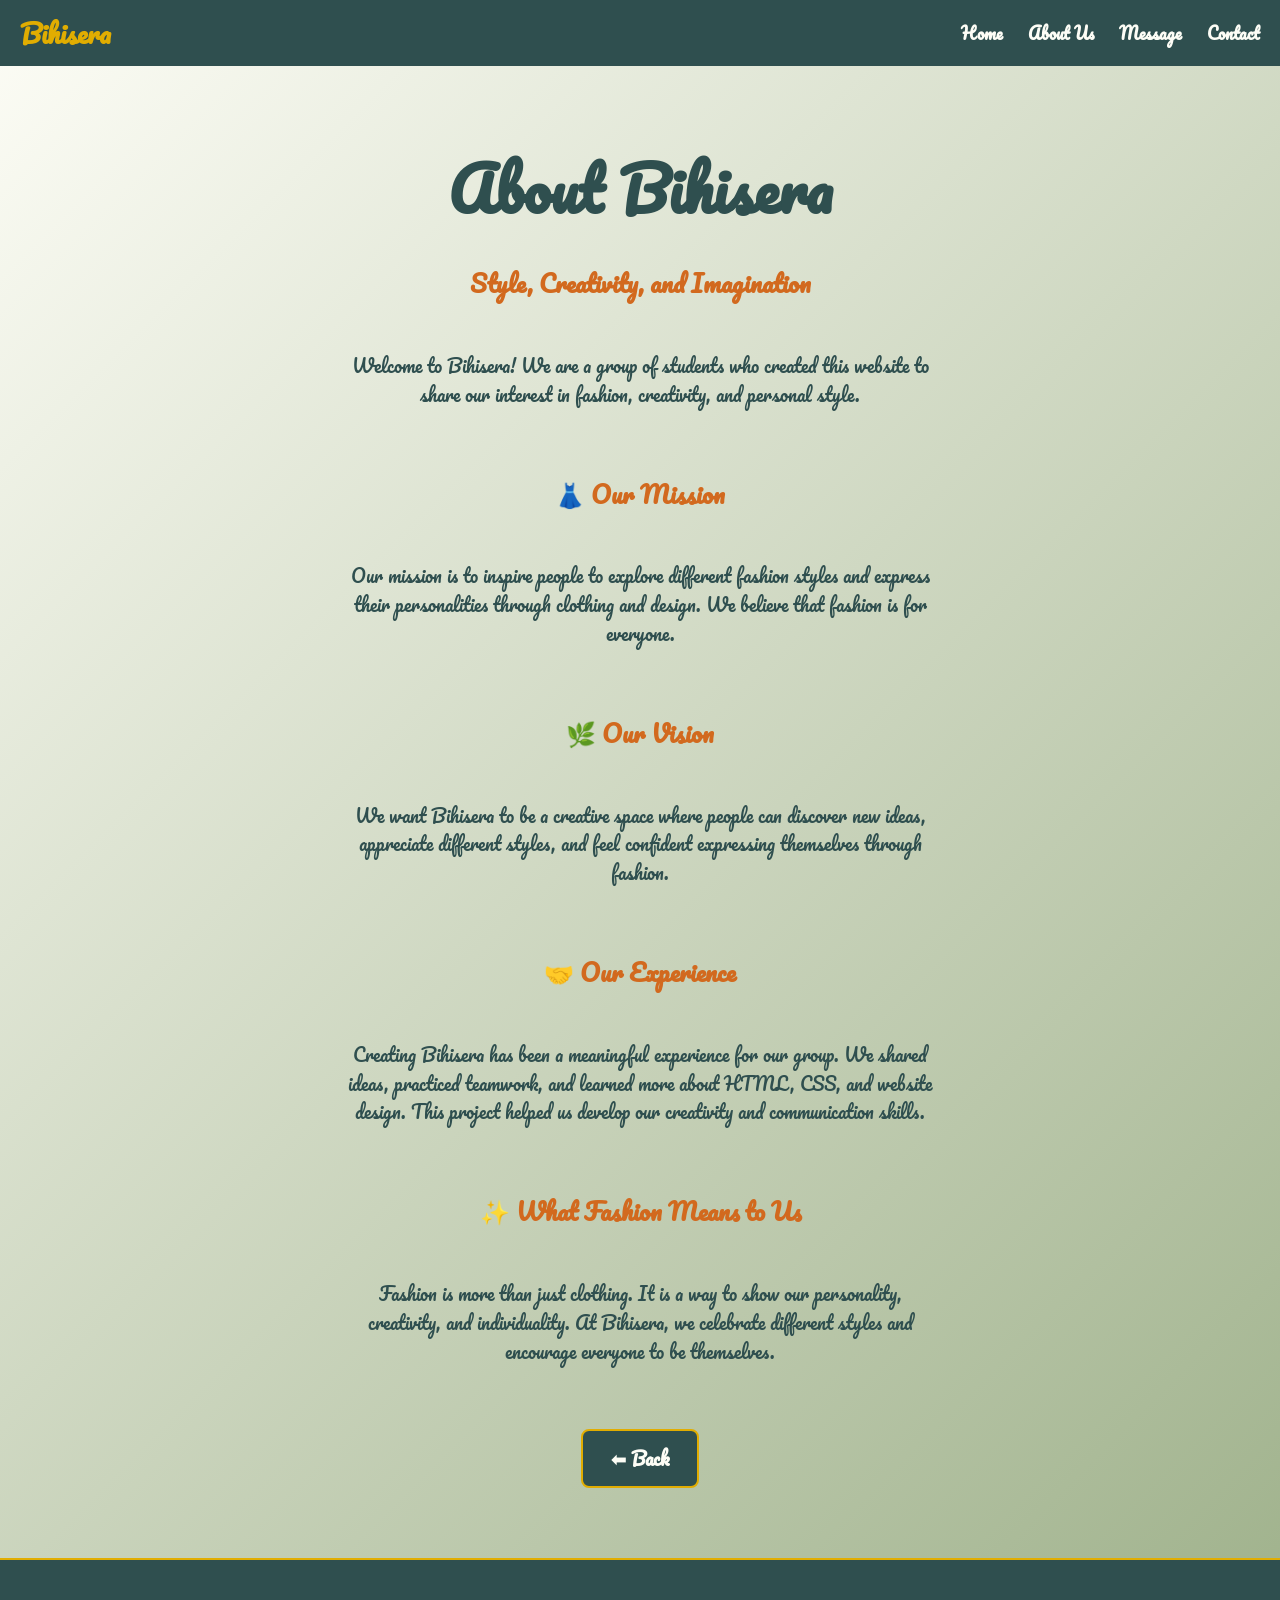
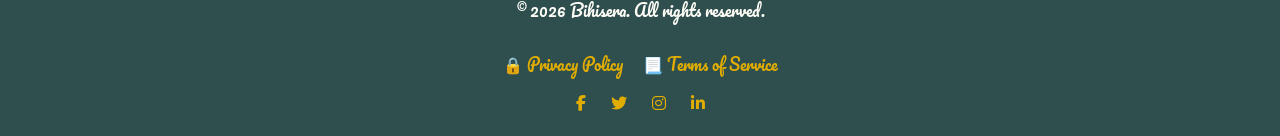
<file: aboutus.html>
<!DOCTYPE html>
<html lang="en">

<head>
    <meta charset="UTF-8">
    <meta name="viewport" content="width=device-width, initial-scale=1.0">

    <title>About Us | Bihisera</title>

    <link rel="icon" type="image/png" href="logo.png">

    <link rel="stylesheet"
        href="https://cdnjs.cloudflare.com/ajax/libs/font-awesome/6.4.0/css/all.min.css">

    <link rel="stylesheet" href="aboutus.css">
</head>

<body>

    <!-- Header -->
    <header>
        <div class="navbar">

            <div class="logo">Bihisera</div>

            <nav class="nav-links">
                <a href="mainpage.html">Home</a>
                <a href="aboutus.html">About Us</a>
                <a href="#">Message</a>
                <a href="Contact.html">Contact</a>
            </nav>

        </div>
    </header>


    <!-- About Us Content -->
    <div class="content">

        <h1>About Bihisera</h1>

        <h2>Style, Creativity, and Imagination</h2>

        <section class="about">

            <p>
                Welcome to Bihisera! We are a group of students
                who created this website to share our interest
                in fashion, creativity, and personal style.
            </p>

        </section>

        <h2>👗 Our Mission</h2>

        <section class="about">

            <p>
                Our mission is to inspire people to explore
                different fashion styles and express their
                personalities through clothing and design.
                We believe that fashion is for everyone.
            </p>

        </section>

        <h2>🌿 Our Vision</h2>

        <section class="about">

            <p>
                We want Bihisera to be a creative space where
                people can discover new ideas, appreciate
                different styles, and feel confident expressing
                themselves through fashion.
            </p>

        </section>

        <h2>🤝 Our Experience</h2>

        <section class="about">

            <p>
                Creating Bihisera has been a meaningful experience
                for our group. We shared ideas, practiced teamwork,
                and learned more about HTML, CSS, and website design.
                This project helped us develop our creativity
                and communication skills.
            </p>

        </section>

        <h2>✨ What Fashion Means to Us</h2>

        <section class="about">

            <p>
                Fashion is more than just clothing. It is a way
                to show our personality, creativity, and
                individuality. At Bihisera, we celebrate different
                styles and encourage everyone to be themselves.
            </p>

        </section>

        <!-- Back Button -->
        <button onclick="history.back()">⬅ Back</button>

    </div>


    <!-- Footer -->
    <footer>

        <div class="footer-content">

            <p>© 2026 Bihisera. All rights reserved.</p>

            <div class="footer-links">
                <a href="#">🔒 Privacy Policy</a>
                <a href="#">📃 Terms of Service</a>
            </div>

            <div class="social-icons">
                <a href="#" aria-label="Facebook">
                    <i class="fab fa-facebook-f"></i>
                </a>

                <a href="#" aria-label="Twitter">
                    <i class="fab fa-twitter"></i>
                </a>

                <a href="#" aria-label="Instagram">
                    <i class="fab fa-instagram"></i>
                </a>

                <a href="#" aria-label="LinkedIn">
                    <i class="fab fa-linkedin-in"></i>
                </a>
            </div>

        </div>

    </footer>

</body>
</html>
</file>
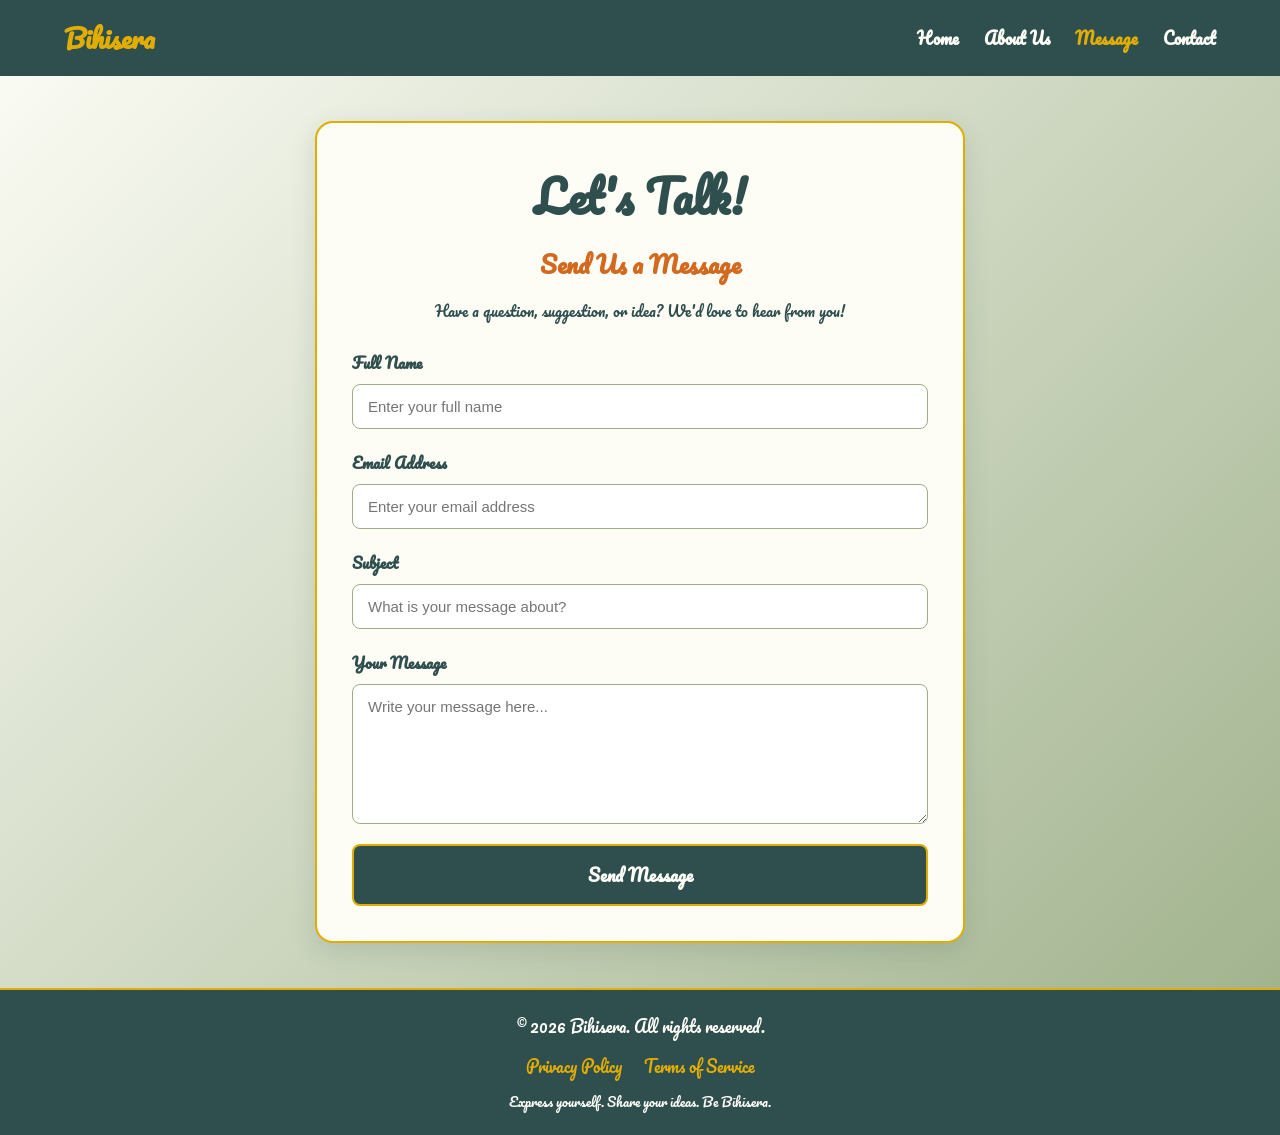
<file: messagehtml.html>
<!DOCTYPE html>
<html lang="en">
<head>
    <meta charset="UTF-8">
    <meta name="viewport" content="width=device-width, initial-scale=1.0">

    <title>Message | Bihisera</title>

    <link rel="icon" type="image/png" href="logo.png">

    <link rel="preconnect" href="https://fonts.googleapis.com">
    <link rel="preconnect" href="https://fonts.gstatic.com" crossorigin>
    <link href="https://fonts.googleapis.com/css2?family=Pacifico&display=swap"
          rel="stylesheet">

    <link rel="stylesheet" href="../messagecss.css">
</head>

<body>

    <!-- Navigation Bar -->
    <header>
        <div class="navbar">
            <div class="logo">Bihisera</div>

            <nav class="nav-links">
                <a href="home.html">Home</a>
                <a href="About.html">About Us</a>
                <a href="Message.html" aria-current="page">Message</a>
                <a href="Contact.html">Contact</a>
            </nav>
        </div>
    </header>

    <!-- Main Message Section -->
    <main class="message-container">

        <section class="message-card">

            <div class="message-heading">
                <h1>Let's Talk!</h1>
                <h2>Send Us a Message</h2>

                <p>
                    Have a question, suggestion, or idea?
                    We'd love to hear from you!
                </p>
            </div>

            <form id="messageForm">

                <div class="form-group">
                    <label for="name">Full Name</label>
                    <input
                        type="text"
                        id="name"
                        name="name"
                        placeholder="Enter your full name"
                        autocomplete="name"
                        required>
                </div>

                <div class="form-group">
                    <label for="email">Email Address</label>
                    <input
                        type="email"
                        id="email"
                        name="email"
                        placeholder="Enter your email address"
                        autocomplete="email"
                        required>
                </div>

                <div class="form-group">
                    <label for="subject">Subject</label>
                    <input
                        type="text"
                        id="subject"
                        name="subject"
                        placeholder="What is your message about?"
                        required>
                </div>

                <div class="form-group">
                    <label for="message">Your Message</label>
                    <textarea
                        id="message"
                        name="message"
                        rows="6"
                        placeholder="Write your message here..."
                        required></textarea>
                </div>

                <button type="submit">Send Message</button>

                <p id="formStatus" role="status" aria-live="polite"></p>

            </form>

        </section>

    </main>

    <!-- Footer -->
    <footer>
        <div class="footer-content">
            <p>&copy; 2026 Bihisera. All rights reserved.</p>

            <div class="footer-links">
                <a href="Privacy.html">Privacy Policy</a>
                <a href="Terms.html">Terms of Service</a>
            </div>

            <p class="footer-note">
                Express yourself. Share your ideas. Be Bihisera.
            </p>
        </div>
    </footer>

    <!-- Front-end Form Behavior -->
    <script>
        const messageForm = document.getElementById("messageForm");
        const formStatus = document.getElementById("formStatus");

        messageForm.addEventListener("submit", function(event) {
            event.preventDefault();

            if (!messageForm.checkValidity()) {
                messageForm.reportValidity();
                return;
            }

            formStatus.textContent =
                "Thank you for your message! The form is working, " +
                "but sending messages requires a server connection.";

            formStatus.className = "status-message";

            messageForm.reset();
        });
    </script>

</body>
</html>
</file>
<file: aboutus.css>
@import url('https://fonts.googleapis.com/css2?family=Pacifico&display=swap');

body {
    font-family: 'Pacifico', cursive;
    margin: 0;
    padding: 0;
    min-height: 100vh;
    background: linear-gradient(135deg, #fdfdf6, #9caf88);
    overflow: auto;
    color: #2f4f4f;
}

/* Header */
header {
    width: 100%;
    background: #2f4f4f;
    padding: 10px 0;
    position: sticky;
    top: 0;
    z-index: 100;
}

.navbar {
    display: flex;
    justify-content: space-between;
    align-items: center;
    margin: 0 20px;
    gap: 20px;
}

.logo {
    font-size: 26px;
    font-weight: bold;
    color: #e1ad01;
}

.nav-links {
    display: flex;
    flex-wrap: wrap;
    gap: 25px;
}

.nav-links a {
    color: #fdfdf6;
    text-decoration: none;
    font-weight: bold;
    transition: color 0.3s ease;
}

.nav-links a:hover {
    color: #d2691e;
}

/* Main Content */
.content {
    color: #2f4f4f;
    font-weight: normal;
    display: flex;
    flex-direction: column;
    justify-content: center;
    align-items: center;
    text-align: center;
    padding: 30px 20px;
}

.content h1 {
    font-size: 60px;
    margin-bottom: 1px;
    color: #2f4f4f;
}

.content h2 {
    color: #d2691e;
}

.content h4 {
    color: #e1ad01;
}

/* About Sections */
.about {
    text-align: center;
    max-width: 600px;
    font-size: 18px;
    line-height: 1.6;
    color: #2f4f4f;
    margin: 10px auto 25px;
    padding: 0 15px;
}

/* Buttons */
button {
    background: #2f4f4f;
    color: #fdfdf6;
    font-family: 'Pacifico', cursive;
    font-size: 18px;
    font-weight: bold;
    padding: 12px 28px;
    border: 2px solid #e1ad01;
    border-radius: 8px;
    margin-top: 20px;
    cursor: pointer;
    transition: all 0.3s ease;
}

button:hover {
    background: #d2691e;
    color: #fdfdf6;
    transform: scale(1.05);
    box-shadow: 0 0 12px #e1ad01;
}

button a {
    text-decoration: none;
    color: inherit;
    font-family: 'Pacifico', cursive;
}

/* Footer */
footer {
    background: #2f4f4f;
    color: #fdfdf6;
    text-align: center;
    padding: 20px 0;
    margin-top: 40px;
    width: 100%;
    border-top: 2px solid #e1ad01;
    box-sizing: border-box;
}

.footer-content {
    display: flex;
    flex-direction: column;
    align-items: center;
    gap: 10px;
}

.footer-links {
    display: flex;
    gap: 20px;
    flex-wrap: wrap;
    justify-content: center;
}

.footer-links a {
    color: #e1ad01;
    text-decoration: none;
    transition: color 0.3s ease;
}

.footer-links a:hover {
    color: #d2691e;
}

.social-icons {
    display: flex;
    gap: 25px;
    justify-content: center;
}

.social-icons a {
    color: #e1ad01;
    transition: color 0.3s ease, transform 0.3s ease;
}

.social-icons a:hover {
    color: #d2691e;
    transform: scale(1.2);
}

/* Small Screens */
@media (max-width: 600px) {
    .content h1 {
        font-size: 36px;
    }

    .content h2 {
        font-size: 22px;
    }

    .about {
        font-size: 16px;
        padding: 0 15px;
    }

    button {
        font-size: 16px;
        padding: 10px 20px;
    }

    .navbar {
        flex-direction: column;
        margin: 0 10px;
    }

    .nav-links {
        flex-direction: column;
        gap: 10px;
        align-items: center;
    }

    .footer-links {
        flex-direction: column;
        gap: 8px;
    }

    .social-icons {
        flex-wrap: wrap;
        gap: 10px;
    }
}

/* Medium Screens */
@media (max-width: 900px) {
    .content h1 {
        font-size: 48px;
    }

    .nav-links {
        gap: 15px;
    }

    .footer-links {
        gap: 15px;
    }
}
</file>
<file: messagecss.css>
/* Google Font */
@import url('https://fonts.googleapis.com/css2?family=Pacifico&display=swap');

/* General Reset */
* {
    margin: 0;
    padding: 0;
    box-sizing: border-box;
}

/* Main Page */
body {
    font-family: 'Pacifico', cursive;
    min-height: 100vh;
    background: linear-gradient(135deg, #fdfdf6, #9caf88);
    color: #2f4f4f;
    display: flex;
    flex-direction: column;
}

/* Navigation Bar */
header {
    width: 100%;
    background: #2f4f4f;
    padding: 15px 5%;
    position: sticky;
    top: 0;
    z-index: 10;
}

.navbar {
    display: flex;
    justify-content: space-between;
    align-items: center;
    gap: 20px;
}

.logo {
    font-size: 26px;
    font-weight: bold;
    color: #e1ad01;
}

.nav-links {
    display: flex;
    flex-wrap: wrap;
    justify-content: center;
    gap: 25px;
}

.nav-links a {
    color: #fdfdf6;
    text-decoration: none;
    font-weight: bold;
    transition: color 0.3s ease;
}

.nav-links a:hover,
.nav-links a[aria-current="page"] {
    color: #e1ad01;
}

/* Main Content */
.message-container {
    flex: 1;
    width: 100%;
    display: flex;
    justify-content: center;
    align-items: center;
    padding: 45px 20px;
}

/* Message Card */
.message-card {
    width: 100%;
    max-width: 650px;
    background: #fdfdf6;
    padding: 35px;
    border: 2px solid #e1ad01;
    border-radius: 18px;
    box-shadow: 0 8px 25px rgba(47, 79, 79, 0.15);
}

/* Heading */
.message-heading {
    text-align: center;
    margin-bottom: 25px;
}

.message-heading h1 {
    font-size: 44px;
    color: #2f4f4f;
    margin-bottom: 8px;
}

.message-heading h2 {
    font-size: 24px;
    color: #d2691e;
    margin-bottom: 12px;
}

.message-heading p {
    font-size: 15px;
    line-height: 1.8;
}

/* Form Fields */
.form-group {
    display: flex;
    flex-direction: column;
    margin-bottom: 20px;
}

.form-group label {
    font-size: 15px;
    font-weight: bold;
    margin-bottom: 8px;
}

.form-group input,
.form-group textarea {
    width: 100%;
    padding: 13px 15px;
    border: 1px solid #9caf88;
    border-radius: 8px;
    background: #ffffff;
    color: #2f4f4f;
    font-family: Arial, sans-serif;
    font-size: 15px;
    outline: none;
    transition: border-color 0.3s ease,
                box-shadow 0.3s ease;
}

/* Focus Effect */
.form-group input:focus,
.form-group textarea:focus {
    border-color: #2f4f4f;
    box-shadow: 0 0 0 3px rgba(47, 79, 79, 0.15);
}

/* Text Area */
.form-group textarea {
    resize: vertical;
    min-height: 140px;
}

/* Send Button */
button {
    display: block;
    width: 100%;
    padding: 14px 20px;
    border: 2px solid #e1ad01;
    border-radius: 8px;
    background: #2f4f4f;
    color: #fdfdf6;
    font-family: 'Pacifico', cursive;
    font-size: 17px;
    font-weight: bold;
    cursor: pointer;
    transition: background 0.3s ease,
                transform 0.3s ease,
                box-shadow 0.3s ease;
}

button:hover {
    background: #d2691e;
    transform: translateY(-2px);
    box-shadow: 0 5px 15px rgba(225, 173, 1, 0.3);
}

button:focus-visible,
a:focus-visible {
    outline: 3px solid #e1ad01;
    outline-offset: 4px;
}

/* Form Status */
#formStatus {
    text-align: center;
    line-height: 1.6;
}

.status-message {
    margin-top: 18px;
    padding: 12px;
    border-radius: 8px;
    background: #e7eee1;
    color: #2f4f4f;
    font-size: 14px;
}

/* Footer */
footer {
    background: #2f4f4f;
    color: #fdfdf6;
    text-align: center;
    padding: 22px 15px;
    border-top: 2px solid #e1ad01;
}

.footer-content {
    display: flex;
    flex-direction: column;
    align-items: center;
    gap: 12px;
}

.footer-links {
    display: flex;
    flex-wrap: wrap;
    justify-content: center;
    gap: 22px;
}

.footer-links a {
    color: #e1ad01;
    text-decoration: none;
    transition: color 0.3s ease;
}

.footer-links a:hover {
    color: #d2691e;
}

.footer-note {
    font-size: 13px;
    line-height: 1.6;
}

/* Tablet */
@media (max-width: 900px) {
    .navbar {
        gap: 15px;
    }

    .nav-links {
        gap: 15px;
    }

    .message-card {
        max-width: 600px;
    }
}

/* Mobile */
@media (max-width: 600px) {
    header {
        padding: 15px;
    }

    .navbar {
        flex-direction: column;
        gap: 12px;
    }

    .logo {
        font-size: 24px;
    }

    .nav-links {
        gap: 10px 18px;
    }

    .nav-links a {
        font-size: 14px;
    }

    .message-container {
        padding: 25px 14px;
        align-items: flex-start;
    }

    .message-card {
        padding: 24px 18px;
        border-radius: 12px;
    }

    .message-heading h1 {
        font-size: 34px;
    }

    .message-heading h2 {
        font-size: 20px;
    }

    .message-heading p {
        font-size: 14px;
    }

    .form-group label {
        font-size: 14px;
    }

    .form-group input,
    .form-group textarea {
        font-size: 16px;
    }

    button {
        font-size: 16px;
        padding: 12px;
    }

    .footer-links {
        flex-direction: column;
        gap: 10px;
    }
}
</file>
